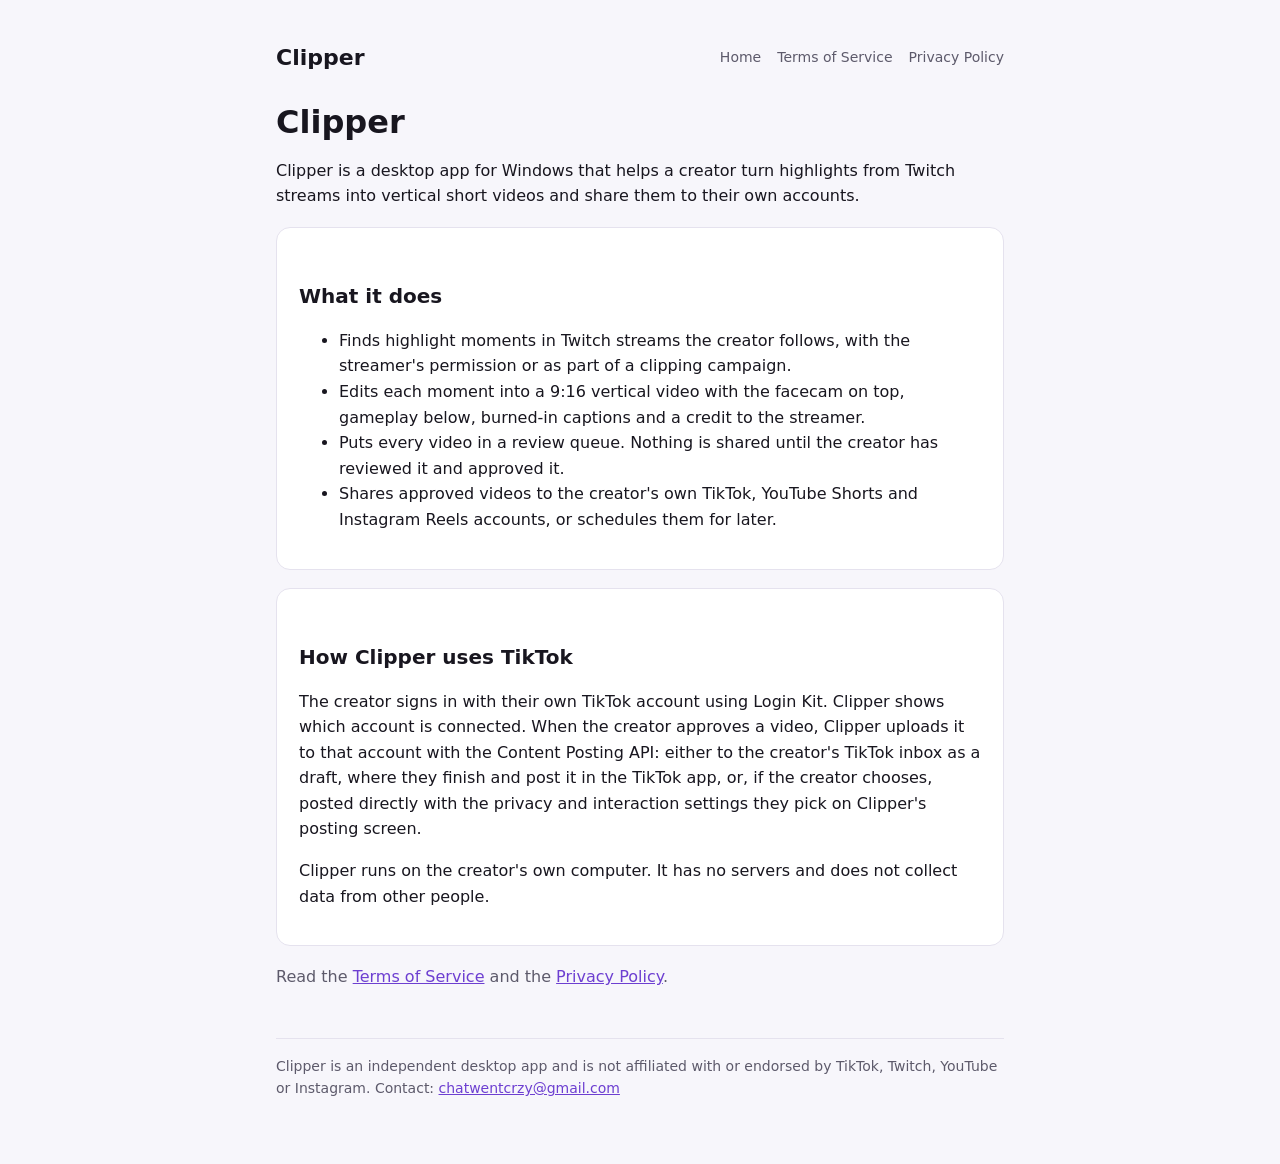
<file: index.html>
<!doctype html>
<html lang="en"><head><meta charset="utf-8"><meta name="viewport" content="width=device-width,initial-scale=1"><title>Clipper</title><link rel="stylesheet" href="style.css"></head><body><main><header><a class="logo" href="index.html">Clipper</a><a href="index.html">Home</a><a href="terms.html">Terms of Service</a><a href="privacy.html">Privacy Policy</a></header>
<h1>Clipper</h1>
<p>Clipper is a desktop app for Windows that helps a creator turn highlights from Twitch streams into vertical short videos and share them to their own accounts.</p>
<div class="card">
<h2>What it does</h2>
<ul>
<li>Finds highlight moments in Twitch streams the creator follows, with the streamer's permission or as part of a clipping campaign.</li>
<li>Edits each moment into a 9:16 vertical video with the facecam on top, gameplay below, burned-in captions and a credit to the streamer.</li>
<li>Puts every video in a review queue. Nothing is shared until the creator has reviewed it and approved it.</li>
<li>Shares approved videos to the creator's own TikTok, YouTube Shorts and Instagram Reels accounts, or schedules them for later.</li>
</ul>
</div>
<div class="card">
<h2>How Clipper uses TikTok</h2>
<p>The creator signs in with their own TikTok account using Login Kit. Clipper shows which account is connected. When the creator approves a video, Clipper uploads it to that account with the Content Posting API: either to the creator's TikTok inbox as a draft, where they finish and post it in the TikTok app, or, if the creator chooses, posted directly with the privacy and interaction settings they pick on Clipper's posting screen.</p>
<p>Clipper runs on the creator's own computer. It has no servers and does not collect data from other people.</p>
</div>
<p class="muted">Read the <a href="terms.html">Terms of Service</a> and the <a href="privacy.html">Privacy Policy</a>.</p>
<footer>Clipper is an independent desktop app and is not affiliated with or endorsed by TikTok, Twitch, YouTube or Instagram. Contact: <a href="mailto:chatwentcrzy@gmail.com">chatwentcrzy@gmail.com</a></footer></main></body></html>
</file>
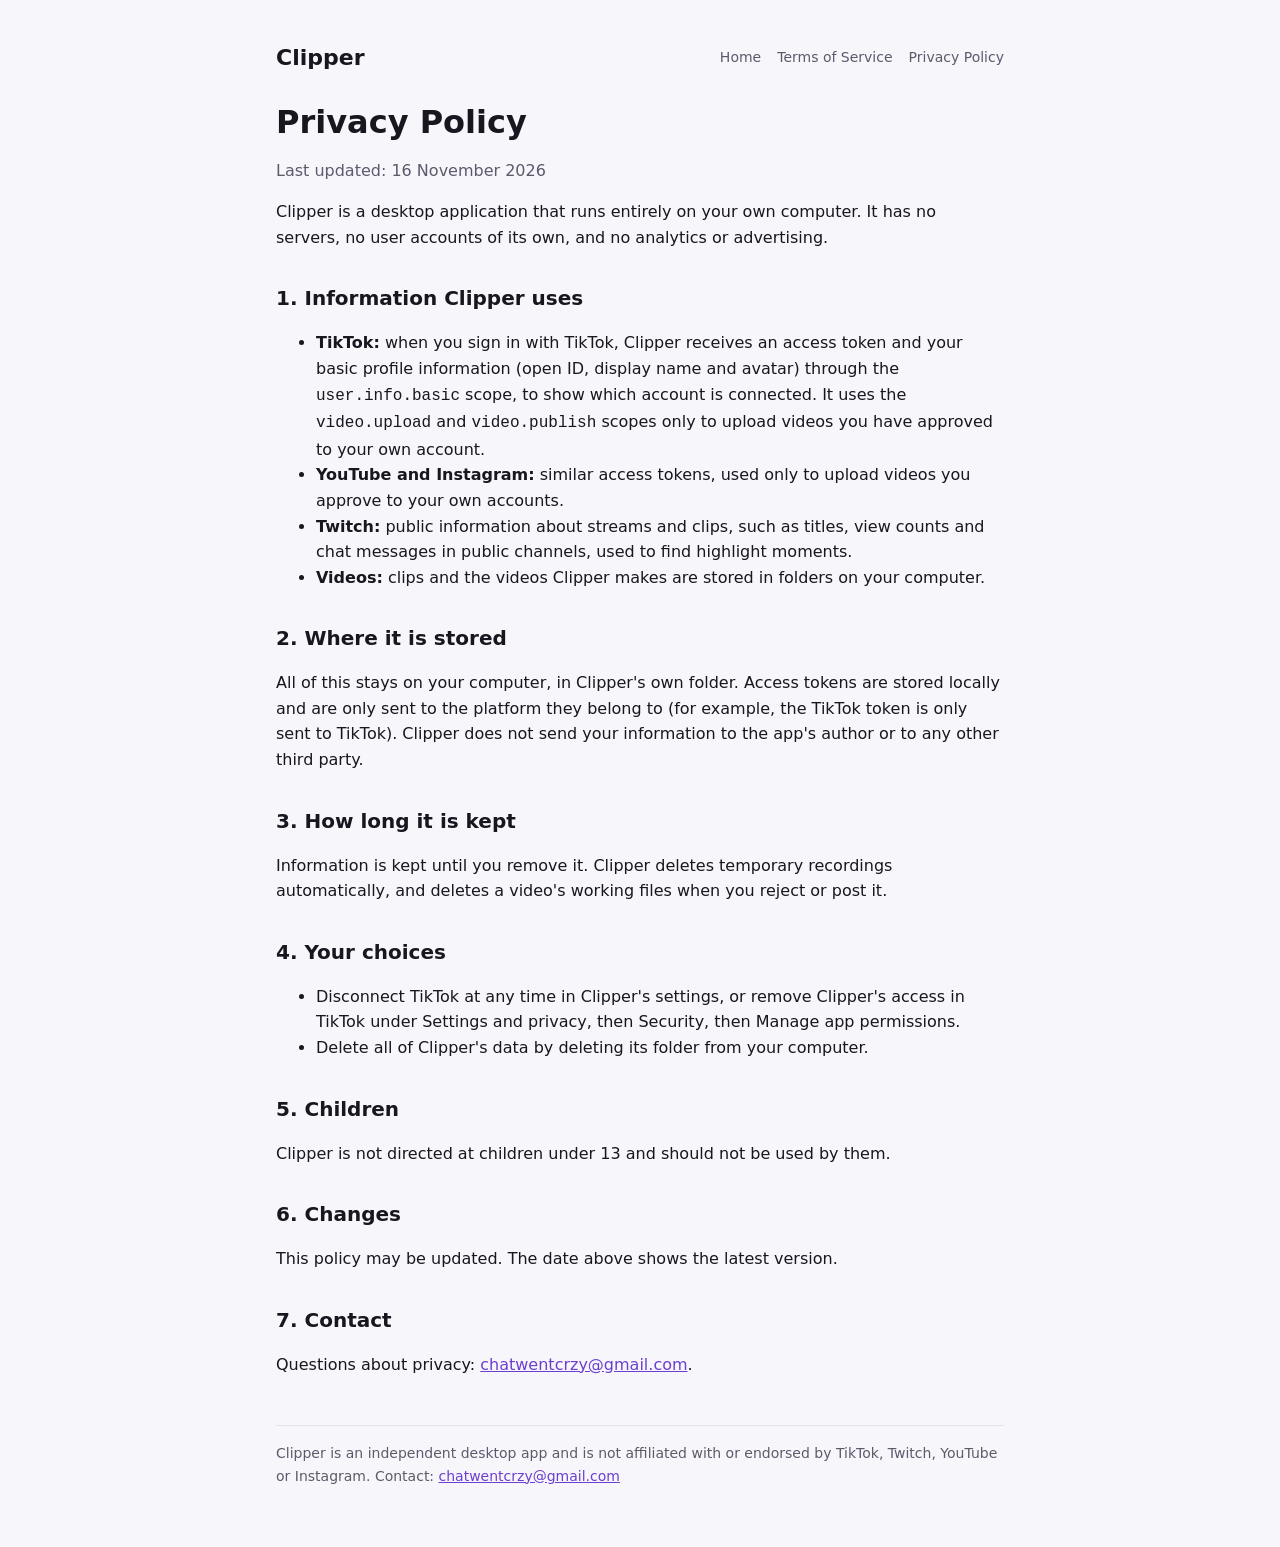
<file: privacy.html>
<!doctype html>
<html lang="en"><head><meta charset="utf-8"><meta name="viewport" content="width=device-width,initial-scale=1"><title>Clipper Privacy Policy</title><link rel="stylesheet" href="style.css"></head><body><main><header><a class="logo" href="index.html">Clipper</a><a href="index.html">Home</a><a href="terms.html">Terms of Service</a><a href="privacy.html">Privacy Policy</a></header>
<h1>Privacy Policy</h1>
<p class="muted">Last updated: 16 November 2026</p>
<p>Clipper is a desktop application that runs entirely on your own computer. It has no servers, no user accounts of its own, and no analytics or advertising.</p>
<h2>1. Information Clipper uses</h2>
<ul>
<li><b>TikTok:</b> when you sign in with TikTok, Clipper receives an access token and your basic profile information (open ID, display name and avatar) through the <code>user.info.basic</code> scope, to show which account is connected. It uses the <code>video.upload</code> and <code>video.publish</code> scopes only to upload videos you have approved to your own account.</li>
<li><b>YouTube and Instagram:</b> similar access tokens, used only to upload videos you approve to your own accounts.</li>
<li><b>Twitch:</b> public information about streams and clips, such as titles, view counts and chat messages in public channels, used to find highlight moments.</li>
<li><b>Videos:</b> clips and the videos Clipper makes are stored in folders on your computer.</li>
</ul>
<h2>2. Where it is stored</h2>
<p>All of this stays on your computer, in Clipper's own folder. Access tokens are stored locally and are only sent to the platform they belong to (for example, the TikTok token is only sent to TikTok). Clipper does not send your information to the app's author or to any other third party.</p>
<h2>3. How long it is kept</h2>
<p>Information is kept until you remove it. Clipper deletes temporary recordings automatically, and deletes a video's working files when you reject or post it.</p>
<h2>4. Your choices</h2>
<ul>
<li>Disconnect TikTok at any time in Clipper's settings, or remove Clipper's access in TikTok under Settings and privacy, then Security, then Manage app permissions.</li>
<li>Delete all of Clipper's data by deleting its folder from your computer.</li>
</ul>
<h2>5. Children</h2>
<p>Clipper is not directed at children under 13 and should not be used by them.</p>
<h2>6. Changes</h2>
<p>This policy may be updated. The date above shows the latest version.</p>
<h2>7. Contact</h2>
<p>Questions about privacy: <a href="mailto:chatwentcrzy@gmail.com">chatwentcrzy@gmail.com</a>.</p>
<footer>Clipper is an independent desktop app and is not affiliated with or endorsed by TikTok, Twitch, YouTube or Instagram. Contact: <a href="mailto:chatwentcrzy@gmail.com">chatwentcrzy@gmail.com</a></footer></main></body></html>
</file>
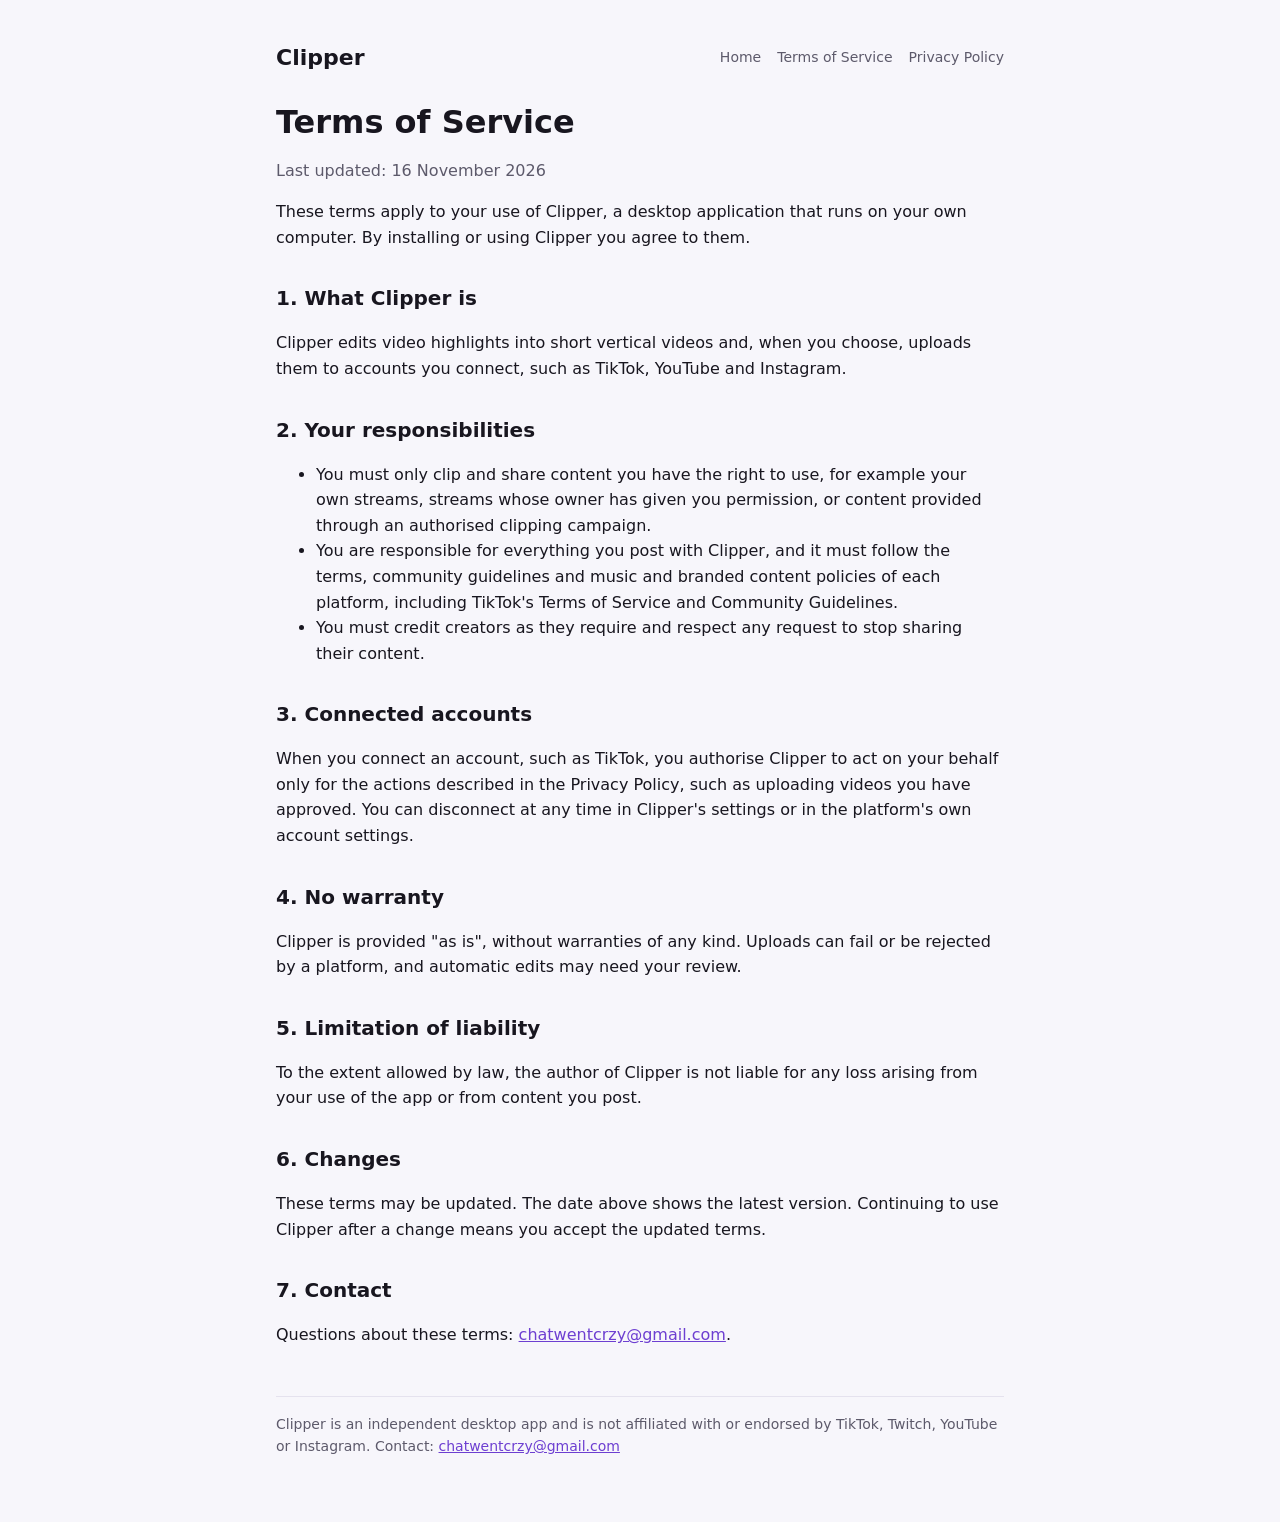
<file: terms.html>
<!doctype html>
<html lang="en"><head><meta charset="utf-8"><meta name="viewport" content="width=device-width,initial-scale=1"><title>Clipper Terms of Service</title><link rel="stylesheet" href="style.css"></head><body><main><header><a class="logo" href="index.html">Clipper</a><a href="index.html">Home</a><a href="terms.html">Terms of Service</a><a href="privacy.html">Privacy Policy</a></header>
<h1>Terms of Service</h1>
<p class="muted">Last updated: 16 November 2026</p>
<p>These terms apply to your use of Clipper, a desktop application that runs on your own computer. By installing or using Clipper you agree to them.</p>
<h2>1. What Clipper is</h2>
<p>Clipper edits video highlights into short vertical videos and, when you choose, uploads them to accounts you connect, such as TikTok, YouTube and Instagram.</p>
<h2>2. Your responsibilities</h2>
<ul>
<li>You must only clip and share content you have the right to use, for example your own streams, streams whose owner has given you permission, or content provided through an authorised clipping campaign.</li>
<li>You are responsible for everything you post with Clipper, and it must follow the terms, community guidelines and music and branded content policies of each platform, including TikTok's Terms of Service and Community Guidelines.</li>
<li>You must credit creators as they require and respect any request to stop sharing their content.</li>
</ul>
<h2>3. Connected accounts</h2>
<p>When you connect an account, such as TikTok, you authorise Clipper to act on your behalf only for the actions described in the Privacy Policy, such as uploading videos you have approved. You can disconnect at any time in Clipper's settings or in the platform's own account settings.</p>
<h2>4. No warranty</h2>
<p>Clipper is provided "as is", without warranties of any kind. Uploads can fail or be rejected by a platform, and automatic edits may need your review.</p>
<h2>5. Limitation of liability</h2>
<p>To the extent allowed by law, the author of Clipper is not liable for any loss arising from your use of the app or from content you post.</p>
<h2>6. Changes</h2>
<p>These terms may be updated. The date above shows the latest version. Continuing to use Clipper after a change means you accept the updated terms.</p>
<h2>7. Contact</h2>
<p>Questions about these terms: <a href="mailto:chatwentcrzy@gmail.com">chatwentcrzy@gmail.com</a>.</p>
<footer>Clipper is an independent desktop app and is not affiliated with or endorsed by TikTok, Twitch, YouTube or Instagram. Contact: <a href="mailto:chatwentcrzy@gmail.com">chatwentcrzy@gmail.com</a></footer></main></body></html>
</file>
<file: style.css>
:root{--bg:#f7f6fb;--text:#18161f;--muted:#5d5a6b;--accent:#6d3fd1;--panel:#fff;--line:#e5e2ee}
@media (prefers-color-scheme:dark){:root{--bg:#121019;--text:#ecebf2;--muted:#a29fb3;--accent:#a98bff;--panel:#1b1824;--line:#2c2838}}
*{box-sizing:border-box}body{margin:0;background:var(--bg);color:var(--text);font:16px/1.6 system-ui,-apple-system,"Segoe UI",Roboto,sans-serif}
main{max-width:760px;margin:0 auto;padding:40px 16px 64px}header{display:flex;gap:16px;align-items:center;flex-wrap:wrap;margin-bottom:28px}
header a{color:var(--muted);text-decoration:none;font-size:14px}header a:hover{color:var(--accent)}.logo{font-weight:800;font-size:22px;margin-right:auto;color:var(--text)}
h1{font-size:32px;line-height:1.2;margin:0 0 12px}h2{font-size:20px;margin:32px 0 8px}p,li{color:var(--text)}.muted{color:var(--muted)}
.card{background:var(--panel);border:1px solid var(--line);border-radius:14px;padding:20px 22px;margin:18px 0}
footer{margin-top:48px;color:var(--muted);font-size:14px;border-top:1px solid var(--line);padding-top:16px}a{color:var(--accent)}
</file>
